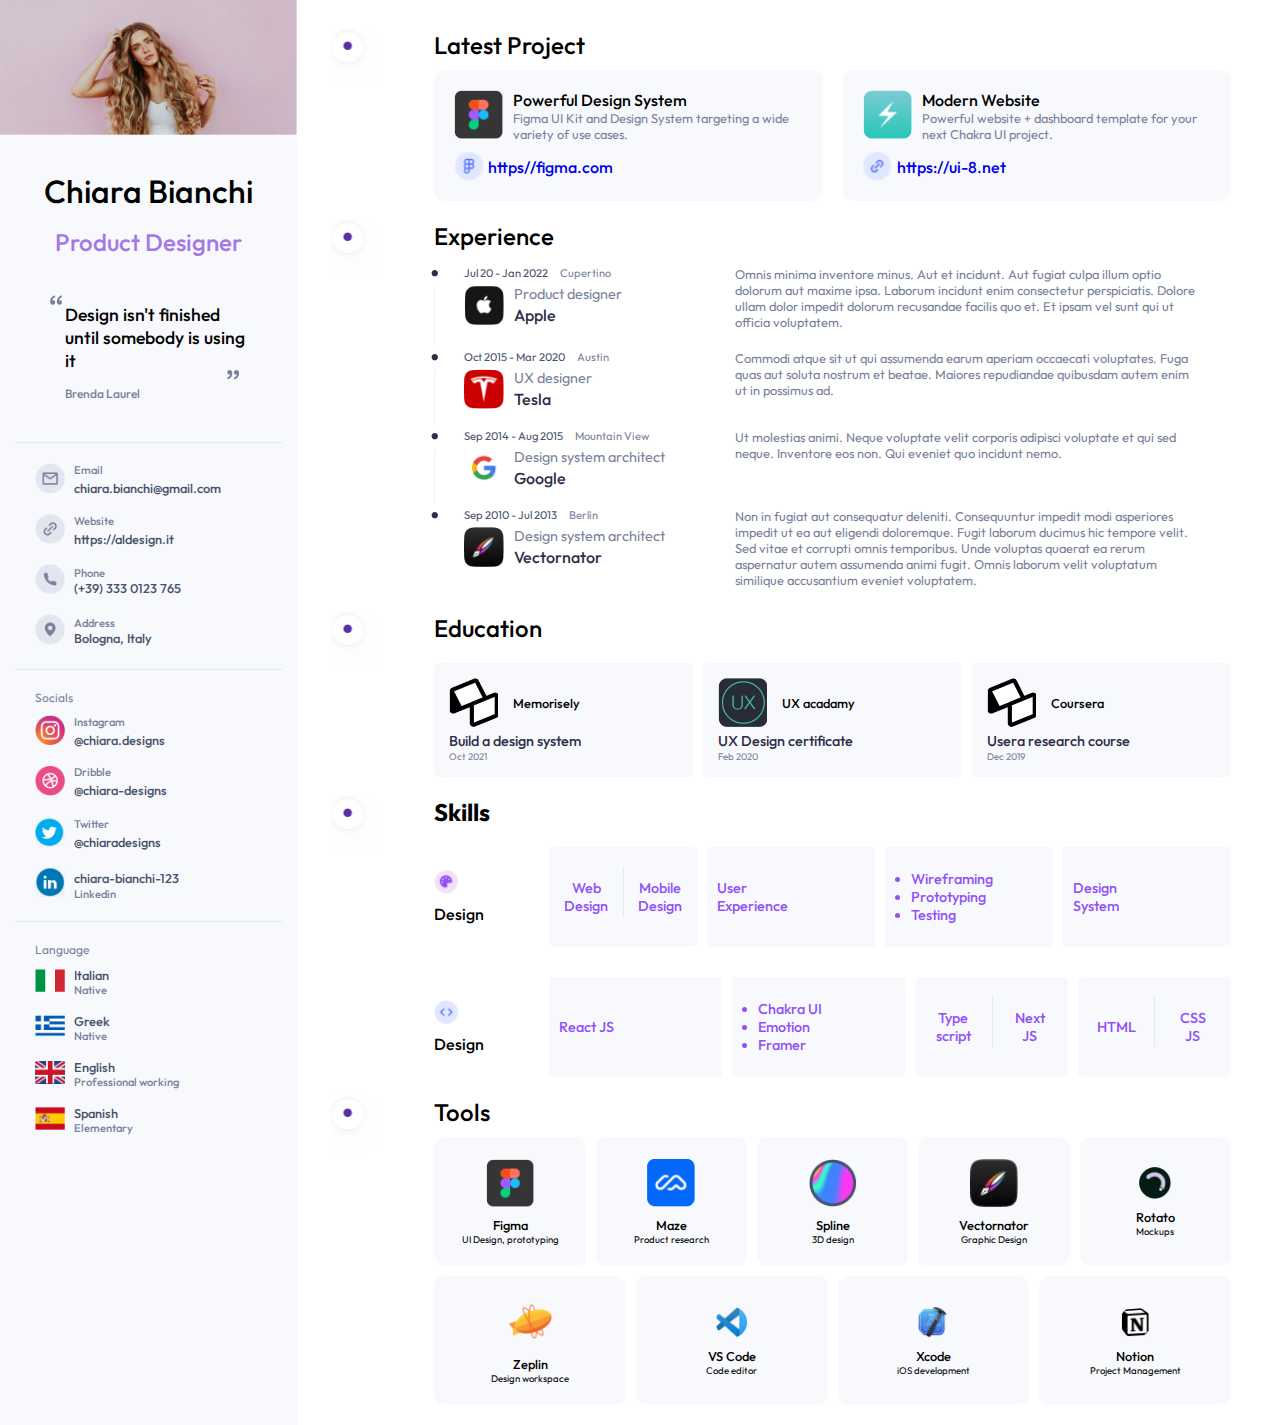
<file: index.html>
<!DOCTYPE html>
<html lang="en">
  <head>
    <meta charset="UTF-8" />
    <meta name="viewport" content="width=device-width, initial-scale=1.0" />
    <title>Portfolio</title>
    <link
      rel="stylesheet"
      href="https://cdnjs.cloudflare.com/ajax/libs/font-awesome/6.5.2/css/all.min.css"
      integrity="sha512-SnH5WK+bZxgPHs44uWIX+LLJAJ9/2PkPKZ5QiAj6Ta86w+fsb2TkcmfRyVX3pBnMFcV7oQPJkl9QevSCWr3W6A=="
      crossorigin="anonymous"
      referrerpolicy="no-referrer"
    />
    <link rel="preconnect" href="https://fonts.googleapis.com" />
    <link rel="preconnect" href="https://fonts.gstatic.com" crossorigin />
    <link
      href="https://fonts.googleapis.com/css2?family=Outfit:wght@100..900&display=swap"
      rel="stylesheet"
    />
    <link rel="stylesheet" href="style.css" />
  </head>
  <body>
    <!-- 
        parent component
     -->
    <main>
      <!-- left container -->
      <div class="left">
        <!-- introductory -->
        <div class="intro">
          <!-- container for image -->
          <div class="img-container">
            <img src="./images/logo.png" alt="profile-image" />
          </div>
          <section class="info">
            <h2>Chiara Bianchi</h2>
            <h4>Product Designer</h4>

            <!-- quote -->
            <div class="quote container">
              <p>Design isn't finished until somebody is using it</p>
              <!-- quote author -->

              <span class="author">Brenda Laurel</span>
            </div>
            <!-- quote -->
          </section>
        </div>
        <!-- contacts -->
        <div class="contacts personal-info container border-top flex">
          <ul class="flex">
            <!-- contact -->

            <li class="list-item">
              <div class="logo">
                <img src="./images/mail.png" alt="mail-icon" />
              </div>
              <div class="details">
                <p class="detail-title">Email</p>
                <a href="#" class="detail-value">chiara.bianchi@gmail.com</a>
              </div>
            </li>
            <!-- contact -->

            <li class="list-item">
              <div class="logo">
                <img src="./images/website.png" alt="link-icon" />
              </div>
              <div class="details">
                <p class="detail-title">Website</p>
                <a href="#" style="text-decoration: none" class="detail-value"
                  >https://aldesign.it</a
                >
              </div>
            </li>
            <!-- contact -->

            <li class="list-item">
              <div class="logo">
                <img src="./images/phone.png" alt="call-icon" />
              </div>
              <div class="details">
                <p class="detail-title">Phone</p>
                <p class="detail-value">(+39) 333 0123 765</p>
              </div>
            </li>
            <li class="list-item">
              <!-- contact -->

              <div class="logo">
                <img src="./images/location.png" alt="" />
              </div>
              <div class="details">
                <p class="detail-title">Address</p>
                <p class="detail-value">Bologna, Italy</p>
              </div>
            </li>
          </ul>
        </div>
        <!-- contacts -->
        <section class="socials container border-top">
          <h4 class="left-h4">Socials</h4>
          <ul class="socials-container flex">
            <li class="list-item">
              <!-- a social -->

              <div class="logo">
                <img src="./images/instagram.png" alt="instagram-icon" />
              </div>
              <div class="details">
                <p class="detail-title">Instagram</p>
                <a href="#" class="detail-value">@chiara.designs</a>
              </div>
            </li>
            <li class="list-item">
              <!-- a social -->

              <div class="logo">
                <img src="./images/dribble.png" alt="" />
              </div>
              <div class="details">
                <p class="detail-title">Dribble</p>
                <a href="#" class="detail-value">@chiara-designs</a>
              </div>
            </li>
            <li class="list-item">
              <!-- a social -->

              <div class="logo">
                <img src="./images/twitter.png" alt="twitter-icon" />
              </div>
              <div class="details">
                <p class="detail-title">Twitter</p>
                <a href="#" class="detail-value">@chiaradesigns</a>
              </div>
            </li>
            <li class="list-item">
              <!-- a social -->
              <div class="logo">
                <img src="./images/linkedin.png" alt="linkedin-icon" />
              </div>
              <div class="details">
                <a href="#" class="detail-value">chiara-bianchi-123</a>
                <p class="detail-title">Linkedin</p>
              </div>
            </li>
          </ul>
        </section>
        <section class="languages container personal-info border-top">
          <h4 class="left-h4">Language</h4>
          <ul class="flex">
            <li class="list-item">
              <div class="logo">
                <img src="./images/Italy.png" alt="" />
              </div>
              <div class="details">
                <p class="detail-value">Italian</p>
                <p class="detail-title">Native</p>
              </div>
            </li>
            <li class="list-item">
              <div class="logo">
                <img src="./images/Greece.png" alt="flag of greece" />
              </div>
              <div class="details">
                <p class="detail-value">Greek</p>
                <p class="detail-title">Native</p>
              </div>
            </li>
            <li class="list-item">
              <div class="logo">
                <img src="./images/UK.png" alt="flag of UK" />
              </div>
              <div class="details">
                <p class="detail-value">English</p>
                <p class="detail-title">Professional working</p>
              </div>
            </li>
            <li class="list-item">
              <div class="logo">
                <img src="./images/Spain.png" alt="flag of Spain" />
              </div>
              <div class="details">
                <p class="detail-value">Spanish</p>
                <p class="detail-title">Elementary</p>
              </div>
            </li>
          </ul>
        </section>
      </div>
      <!-- left container -->
      <section class="right">
        <div class="container right-container">
          <section class="latest-project timeline-container timeline-1">
            <h2 class="right-h2">Latest Project</h2>
            <div class="latest-project-card-container">
              <div class="latest-project-card">
                <div class="col col-1">
                  <div class="latest-project-card-image">
                    <img
                      src="./images/figma-card-logo.png"
                      alt="logo of figma"
                    />
                  </div>
                  <div class="latest-project-card-info">
                    <h4>Powerful Design System</h4>
                    <p>
                      Figma UI Kit and Design System targeting a wide variety of
                      use cases.
                    </p>
                  </div>
                </div>
                <div class="col col-2">
                  <div class="latest-project-card-link-logo">
                    <img
                      src="./images/figma-card-link-logo.png"
                      alt="icon of figma"
                    />
                  </div>
                  <a href="#">https//figma.com</a>
                </div>
              </div>
              <div class="latest-project-card">
                <div class="col col-1">
                  <div class="latest-project-card-image">
                    <img
                      src="./images/modern-website-card-logo.png"
                      alt="logo of modern website"
                    />
                  </div>
                  <div class="latest-project-card-info">
                    <h4>Modern Website</h4>
                    <p>
                      Powerful website + dashboard template for your next Chakra
                      UI project.
                    </p>
                  </div>
                </div>
                <div class="col col-2">
                  <div class="latest-project-card-link-logo">
                    <img
                      src="./images/modern-website-card-link-logo.png"
                      alt="icon logo of modern website"
                    />
                  </div>
                  <a href="#">https://ui-8.net</a>
                </div>
              </div>
            </div>
          </section>
        </div>
        <div class="container right-container">
          <section class="timeline-container timeline-2">
            <h2 class="right-h2">Experience</h2>
            <div class="experience-card-container">
              <div class="experience-card">
                <div
                  class="experience-card-col-1 experience-timeline experience-point-timeline"
                >
                  <div class="date-and-location">
                    <span class="date">Jul 20 - Jan 2022</span>
                    <span class="location-icon-wrapper">
                      <i class="fa-solid fa-location-dot"></i>
                    </span>
                    Cupertino
                  </div>
                  <div class="experience-card-title">
                    <div class="experience-card-logo">
                      <img
                        src="./images/apple-logo.png"
                        alt="apple company logo"
                      />
                    </div>
                    <div class="title-detail">
                      <h2>Product designer</h2>
                      <h3>Apple</h3>
                    </div>
                  </div>
                </div>

                <div class="experience-card-col-2">
                  <p>
                    Omnis minima inventore minus. Aut et incidunt. Aut fugiat
                    culpa illum optio dolorum aut maxime ipsa. Laborum incidunt
                    enim consectetur perspiciatis. Dolore ullam dolor impedit
                    dolorum recusandae facilis quo et. Et ipsam vel sunt qui ut
                    officia voluptatem.
                  </p>
                </div>
              </div>
              <div class="experience-card">
                <div
                  class="experience-card-col-1 experience-timeline experience-point-timeline"
                >
                  <div class="date-and-location">
                    <span class="date">Oct 2015 - Mar 2020</span>
                    <span class="location-icon-wrapper">
                      <i class="fa-solid fa-location-dot"></i>
                    </span>
                    Austin
                  </div>
                  <div class="experience-card-title">
                    <div class="experience-card-logo">
                      <img src="./images/tesla.png" alt="tesla company logo" />
                    </div>
                    <div class="title-detail">
                      <h2>UX designer</h2>
                      <h3>Tesla</h3>
                    </div>
                  </div>
                </div>

                <div class="experience-card-col-2">
                  <p>
                    Commodi atque sit ut qui assumenda earum aperiam occaecati
                    voluptates. Fuga quas aut soluta nostrum et beatae. Maiores
                    repudiandae quibusdam autem enim ut in possimus ad.
                  </p>
                </div>
              </div>
              <div class="experience-card">
                <div
                  class="experience-card-col-1 experience-timeline experience-point-timeline"
                >
                  <div class="date-and-location">
                    <span class="date">Sep 2014 - Aug 2015</span>
                    <span class="location-icon-wrapper">
                      <i class="fa-solid fa-location-dot"></i>
                    </span>

                    Mountain View
                  </div>
                  <div class="experience-card-title">
                    <div class="experience-card-logo">
                      <img src="./images/google.png" alt="logo of google" />
                    </div>
                    <div class="title-detail">
                      <h2>Design system architect</h2>
                      <h3>Google</h3>
                    </div>
                  </div>
                </div>

                <div class="experience-card-col-2">
                  <p>
                    Ut molestias animi. Neque voluptate velit corporis adipisci
                    voluptate et qui sed neque. Inventore eos non. Qui eveniet
                    quo incidunt nemo.
                  </p>
                </div>
              </div>
              <div class="experience-card">
                <div class="experience-card-col-1 experience-point-timeline">
                  <div class="date-and-location">
                    <span class="date">Sep 2010 - Jul 2013</span>
                    <span class="location-icon-wrapper">
                      <i class="fa-solid fa-location-dot"></i>
                    </span>
                    Berlin
                  </div>
                  <div class="experience-card-title">
                    <div class="experience-card-logo">
                      <img
                        src="./images/vectornator.png"
                        alt="logo of vectornator"
                      />
                    </div>
                    <div class="title-detail">
                      <h2>Design system architect</h2>
                      <h3>Vectornator</h3>
                    </div>
                  </div>
                </div>

                <div class="experience-card-col-2">
                  <p>
                    Non in fugiat aut consequatur deleniti. Consequuntur impedit
                    modi asperiores impedit ut ea aut eligendi doloremque. Fugit
                    laborum ducimus hic tempore velit. Sed vitae et corrupti
                    omnis temporibus. Unde voluptas quaerat ea rerum aspernatur
                    autem assumenda animi fugit. Omnis laborum velit voluptatum
                    similique accusantium eveniet voluptatem.
                  </p>
                </div>
              </div>
            </div>
          </section>
        </div>
        <div class="container right-container">
          <section class="timeline-container timeline-3">
            <h2 class="right-h2">Education</h2>
            <div class="education-card-container">
              <div class="education-card">
                <div class="education-card-col-1">
                  <div class="education-card-logo">
                    <img
                      src="/images/memorisely.png"
                      alt="logo of memorisely"
                    />
                  </div>
                  <div class="education-card-title">Memorisely</div>
                </div>
                <div class="education-card-col-2">
                  <p class="education-card-detail">Build a design system</p>
                  <p class="education-card-date">Oct 2021</p>
                </div>
              </div>
              <div class="education-card">
                <div class="education-card-col-1">
                  <div class="education-card-logo">
                    <img
                      src="/images/ux_academy.png"
                      alt="logo of ux academy"
                    />
                  </div>
                  <div class="education-card-title">UX acadamy</div>
                </div>
                <div class="education-card-col-2">
                  <p class="education-card-detail">UX Design certificate</p>
                  <p class="education-card-date">Feb 2020</p>
                </div>
              </div>
              <div class="education-card">
                <div class="education-card-col-1">
                  <div class="education-card-logo">
                    <img
                      src="/images/memorisely.png"
                      alt="logo of memorisely"
                    />
                  </div>
                  <div class="education-card-title">Coursera</div>
                </div>
                <div class="education-card-col-2">
                  <p class="education-card-detail">Usera research course</p>
                  <p class="education-card-date">Dec 2019</p>
                </div>
              </div>
            </div>
          </section>
        </div>
        <div class="container right-container">
          <section class="timeline-container timeline-4">
            <h2>Skills</h2>
            <div class="skill-container">
              <div class="skill">
                <div class="title">
                  <div class="skill-logo">
                    <img
                      src="./images/web-design-icon.png"
                      alt="icon representing web design"
                    />
                  </div>
                  <p>Design</p>
                </div>
                <div class="sub-skill">
                  <div class="sub-skill-group-1">
                    <div>
                      <p>Web Design</p>
                    </div>
                    <div>
                      <p>Mobile Design</p>
                    </div>
                  </div>
                  <div class="sub-skill-group-2">
                    <p>User</p>
                    <p>Experience</p>
                  </div>
                  <div class="sub-skill-group-2">
                    <ul>
                      <li>Wireframing</li>
                      <li>Prototyping</li>
                      <li>Testing</li>
                    </ul>
                  </div>
                  <div class="sub-skill-group-2">
                    <p>Design</p>
                    <p>System</p>
                  </div>
                </div>
              </div>
              <div class="skill">
                <div class="title">
                  <div class="skill-logo">
                    <img
                      src="./images/web-develop-logo.png"
                      alt="icon representing web development"
                    />
                  </div>
                  <p>Design</p>
                </div>
                <div class="sub-skill">
                  <div class="sub-skill-group-2">
                    <p>React JS</p>
                  </div>

                  <div class="sub-skill-group-2">
                    <ul>
                      <li>Chakra UI</li>
                      <li>Emotion</li>
                      <li>Framer</li>
                    </ul>
                  </div>
                  <div class="sub-skill-group-1">
                    <div>
                      <p>Type script</p>
                    </div>
                    <div>
                      <p style="width: 30px">Next JS</p>
                    </div>
                  </div>
                  <div class="sub-skill-group-1">
                    <div>
                      <p>HTML</p>
                    </div>
                    <div>
                      <p style="width: 30px">CSS JS</p>
                    </div>
                  </div>
                </div>
              </div>
            </div>
          </section>
        </div>
        <div class="container right-container">
          <div class="timeline-dot-container">
            <h2 class="right-h2">Tools</h2>
            <div class="tools-container">
              <div class="tool-card">
                <div class="tool-img">
                  <img src="images/figma-card-logo.png" alt="logo of figma" />
                </div>
                <div class="tool-about">
                  <p class="tool-name">Figma</p>
                  <p class="tool-use">UI Design, prototyping</p>
                </div>
              </div>
              <div class="tool-card">
                <div class="tool-img">
                  <img src="images/maze.png" alt="logo of maze" />
                </div>
                <div class="tool-about">
                  <p class="tool-name">Maze</p>
                  <p class="tool-use">Product research</p>
                </div>
              </div>
              <div class="tool-card">
                <div class="tool-img">
                  <img src="images/spline.png" alt="logo of spline" />
                </div>
                <div class="tool-about">
                  <p class="tool-name">Spline</p>
                  <p class="tool-use">3D design</p>
                </div>
              </div>
              <div class="tool-card">
                <div class="tool-img">
                  <img src="images/vectornator.png" alt="logo of vectornator" />
                </div>
                <div class="tool-about">
                  <p class="tool-name">Vectornator</p>
                  <p class="tool-use">Graphic Design</p>
                </div>
              </div>
              <div class="tool-card">
                <div class="tool-img-small">
                  <img src="images/rotate.png" alt="logo of rotato" />
                </div>
                <div class="tool-about">
                  <p class="tool-name">Rotato</p>
                  <p class="tool-use">Mockups</p>
                </div>
              </div>
              <div class="tool-card">
                <div class="tool-img">
                  <img src="images/zeppelin.png" alt="logo of zepplin" />
                </div>
                <div class="tool-about">
                  <p class="tool-name">Zeplin</p>
                  <p class="tool-use">Design workspace</p>
                </div>
              </div>
              <div class="tool-card">
                <div class="tool-img-small">
                  <img src="images/vscode.png" alt="logo of vscode" />
                </div>
                <div class="tool-about">
                  <p class="tool-name">VS Code</p>
                  <p class="tool-use">Code editor</p>
                </div>
              </div>
              <div class="tool-card">
                <div class="tool-img-small">
                  <img src="images/xcode.png" alt="logo of xcode" />
                </div>
                <div class="tool-about">
                  <p class="tool-name">Xcode</p>
                  <p class="tool-use">iOS development</p>
                </div>
              </div>
              <div class="tool-card">
                <div class="tool-img-small">
                  <img src="images/notion.png" alt="logo of notion" />
                </div>
                <div class="tool-about">
                  <p class="tool-name">Notion</p>
                  <p class="tool-use">Project Management</p>
                </div>
              </div>
            </div>
          </div>
        </div>
      </section>
    </main>
    <!-- parent component -->
  </body>
</html>
</file>
<file: style.css>
* {
  margin: 0;
  padding: 0;
  box-sizing: border-box;
}

html {
  --outfit: "Outfit", sans-serif;
  --primary-color: #a478e8;
  --secondary-color: rgba(247, 249, 252, 1);
  font-size: 16px;
}

body {
  font-family: var(--outfit);
  font-weight: 500;
}

main {
  display: flex;
  flex-direction: column;
}

ul {
  list-style-type: none;
}

a {
  text-decoration: none;
}

a:hover {
  color: var(--primary-color);
}

/* -----------utility---------- */
.container {
  position: relative;
  max-width: 90%;
  padding: 20px 0;
  margin: 0 auto;
}

.flex {
  display: flex;
  /* justify-content: center; */
  flex-wrap: wrap;
  gap: 1rem;
}
.border-top {
  border-top: 1px solid rgba(226, 230, 238, 1);
}

.left-h4 {
  font-weight: 400;
  font-size: 0.75rem;
  text-align: start;
  color: rgba(121, 129, 154, 1);
  margin-bottom: 10px;
}

.right-h2 {
  font-size: 1.5rem;
  font-weight: 500;
  margin-bottom: 10px;
}

/* ----------left------------ */

.left {
  background: var(--secondary-color);
}
/* -------------------------- */

/*------------- intro -------------- */
.img-container {
  width: 100%;
}

img {
  width: 100%;
  height: 100%;
  object-fit: cover;
}

.intro {
  margin-bottom: 20px;
}

.info {
  margin-top: 2rem;
  display: flex;
  flex-direction: column;
  align-items: center;
  gap: 1rem;
}
.info h2 {
  font-weight: 500;
  font-size: 2rem;
  text-align: center;

  animation: name 1s ease-in-out 0s 1;
}

.info h4 {
  font-size: 1.5rem;
  font-weight: 500;
  color: var(--primary-color);
  text-align: center;
}

.quote {
  text-align: center;
}

.quote p {
  /* background-color: green; */
  padding: 0 15px;
  min-width: 90%;
  font-size: 1.1rem;
  position: relative;
  margin: 0 20px;
  display: inline-block;
}

.quote p::before {
  content: "";
  width: 12px;
  height: 10px;
  display: block;
  position: absolute;
  top: 2px;
  left: -5px;
  background-image: url("./images/double-quote-opening.png");
}

.quote p::after {
  content: "";
  width: 12px;
  height: 10px;
  display: block;
  position: absolute;
  bottom: 2px;
  right: 20px;

  background-image: url("./images/double-quote-closing.png");
}

.quote .author {
  font-size: 0.75rem;
  color: rgba(121, 129, 154, 1);
} /* -------------------------------- */

/* -------Contacts---------- */

.list-item {
  flex-basis: 200px;
  flex-grow: 1;
  display: flex;
  align-items: center;
  gap: 0.6rem;
}

.list-item p {
  min-height: 10px;
}

.logo {
  width: 30px;
}

.detail-title {
  font-size: 0.7rem;
  color: rgba(121, 129, 154, 1);
}
.detail-value {
  font-size: 0.8rem;
  color: rgba(71, 81, 107, 1);
}

/* ------------------------------ */

/* ----------socials-------- */

.socials {
  display: flex;
  flex-direction: column;
}
/* ------------------------ */

/* ---------language------------ */

.languages {
  display: flex;
  flex-direction: column;
}

/* --------------------------- */

/* ---------------right--------------- */
.right {
  position: relative;
  padding-top: 60px;
}

.right-container {
  padding: 0;
  position: relative;
}

.timeline-container {
  width: 100%;
  padding-left: 10%;
  height: 100%;
  padding-bottom: 20px;
  z-index: 9;
}
.timeline-dot-container {
  width: 100%;
  padding-left: 10%;
  height: 100%;
  padding-bottom: 20px;
  z-index: 9;
}

.timeline-dot-container::after {
  content: "";
  display: block;
  width: 50px;
  height: 60px;
  background-image: url("./images/timeline_icon.png");
  background-position: center;
  position: absolute;
  top: -2px;
  left: -15px;
}
/* timeline */
.timeline-container::before {
  content: "";
  display: block;
  position: absolute;
  background-color: rgba(226, 230, 238, 1);

  top: 10px;
  left: 2px;
  width: 2px;
  height: 0%;
}

.timeline-1::before {
  animation: line 1s ease-in-out 1 0s forwards;
}

.timeline-2::before {
  animation: line 1s ease-in-out 1 1s forwards;
}

.timeline-3::before {
  animation: line 1s ease-in-out 1 2s forwards;
}

.timeline-4::before {
  animation: line 1s ease-in-out 1 3s forwards;
}

.timeline-container::after {
  content: "";
  display: block;
  width: 50px;
  height: 60px;
  background-image: url("./images/timeline_icon.png");
  background-position: center;
  position: absolute;
  top: -2px;
  left: -15px;
}

/*-------- latest project ------*/

.latest-project-card-container {
  display: flex;
  flex-wrap: wrap;
  gap: 20px;
}

.latest-project-card {
  padding: 20px;
  flex-grow: 1;
  flex-basis: 230px;
  min-height: 100px;
  border-radius: 10px;
  background-color: var(--secondary-color);
  display: flex;
  flex-direction: column;
  gap: 10px;
  transition: all 0.2s ease-in;
}
.latest-project-card:hover {
  transform: scale(1.05);
}
.latest-project-card-image {
  flex-basis: 49px;
  height: 49px;
  flex-grow: 0;
  flex-shrink: 0;
}

.latest-project-card-link-logo {
  width: 29px;
  height: 29px;
}

.col {
  display: flex;
  align-items: center;
  gap: 2px;
}

.col-1 {
  align-items: flex-start;
  gap: 10px;
}

.col-2 {
  gap: 5px;
}

.latest-project-card-info h4 {
  font-weight: 500;
  font-size: 1rem;
}

.latest-project-card-info p {
  color: rgba(121, 129, 154, 1);

  font-size: 0.8rem;
  font-weight: 400;
}

/* -------------------------- */
/* Experience */

.experience-card {
  position: relative;
  padding: 5px 30px;
  display: flex;
  flex-direction: column;
  gap: 10px;
  color: rgba(121, 129, 154, 1);
}

.experience-card-container {
  display: flex;
  flex-direction: column;
  gap: 10px;
}

.experience-card-logo {
  flex-shrink: 0;
  flex-grow: 0;
  width: 40px;
  height: 40px;
}

.experience-timeline::before {
  content: "";
  position: absolute;
  display: block;
  background-color: rgb(243, 241, 241);
  width: 1px;
  height: 80%;
  top: 25px;
  left: 0;
}

.experience-point-timeline::after {
  content: "";
  position: absolute;
  display: block;
  background-image: url("./images/inner_timeline-icon.png");
  width: 24px;
  height: 24px;
  top: 0px;
  left: -12px;
  z-index: 9;
}

.experience-card .title-detail {
  display: flex;
  flex-direction: column;
  justify-content: space-between;
}

.experience-card h2 {
  font-weight: 400;
  font-size: 0.9rem;
}

.experience-card h3 {
  color: rgba(46, 46, 72, 1);
  font-weight: 500;
  font-size: 1rem;
}

.experience-card-title {
  display: flex;
  gap: 10px;
}

.experience-card p {
  font-weight: 400;
  font-size: 0.8rem;
}

.date-and-location {
  font-size: 0.7rem;
  margin-bottom: 5px;
  font-weight: 400;
}

.location-icon-wrapper {
  padding: 0 5px;
}
.date {
  color: rgba(71, 81, 107, 1);
}
/* ------------------- */

/* ---------education-------- */

.education-card-container {
  margin-top: 20px;
  display: flex;
  flex-wrap: wrap;
  gap: 10px;
}
.education-card {
  background: var(--secondary-color);
  border-radius: 5px;
  flex-basis: 400px;
  flex-grow: 1;
  padding: 15px;
  transition: all 0.2s ease-in-out;
}
.education-card:hover {
  transform: scale(1.05);
  cursor: pointer;
}
.education-card-col-1 {
  display: flex;
  align-items: center;
  gap: 15px;
  font-weight: 500;
  font-size: 0.8rem;
}
.education-card-logo {
  width: 49px;
  height: 49px;
}
.education-card-detail {
  color: rgba(46, 46, 72, 1);
  font-size: 0.9rem;
}

.education-card-date {
  color: rgba(121, 129, 154, 1);
  font-weight: 400;
  font-size: 0.6rem;
}

/* ---------------------------- */

/* ---------SKillls---------- */

.skill-container {
  margin-top: 20px;
  display: flex;
  flex-direction: column;
  gap: 30px;
}
.skill {
  display: flex;
}

.title {
  width: 115px;
  height: 100px;
  display: flex;
  flex-direction: column;
  justify-content: center;
  gap: 10px;
}

.skill-logo {
  width: 24px;
  height: 24px;
}

.sub-skill {
  flex-grow: 1;
  display: flex;
  gap: 10px;
  flex-direction: column;
  font-weight: 500;
  font-size: 0.9rem;
  color: rgba(146, 81, 247, 1);
}

.sub-skill > * {
  min-height: 60px;
  background-color: var(--secondary-color);
}

.sub-skill-group-1 {
  position: relative;
  display: flex;
  align-items: center;
  border-radius: 5px;
}
.sub-skill-group-1 div {
  width: 50%;
}

.sub-skill-group-1::after {
  content: "";
  display: block;
  width: 1px;
  height: 50%;
  position: absolute;
  background-color: rgba(226, 230, 238, 1);
  top: 20%;
  left: 50%;
}

.sub-skill-group-1 p {
  width: 50px;
  margin: 0 auto;
  text-align: center;
}

.sub-skill-group-2 {
  padding: 10px;
  display: flex;
  justify-content: center;
  flex-direction: column;
}

.sub-skill-group-2 ul {
  list-style-type: disc;
  padding-left: 16px;
}

/* -------------------------- */

/* -------Tools------------ */
.tools-container {
  display: flex;
  flex-wrap: wrap;
  gap: 10px;
}
.tool-card {
  flex-grow: 1;
  flex-shrink: 1;
  flex-basis: 129px;
  height: 129px;
  background-color: var(--secondary-color);
  display: flex;
  flex-direction: column;
  justify-content: center;
  align-items: center;
  gap: 10px;
  border-radius: 10px;
  transition: all 0.2s ease-in-out;
}
.tool-card:hover {
  transform: scale(1.05);
  cursor: pointer;
}

.tool-about {
  text-align: center;
}

.tool-name {
  font-size: 0.8rem;
}

.tool-use {
  font-weight: 400;
  font-size: 0.6rem;
}
.tool-img {
  width: 48px;
  height: 48px;
}
.tool-img-small {
  width: 32px;
  height: 32px;
}

/* ------------------------ */

/* ------Animations--------- */

@keyframes line {
  from {
    height: 0%;
  }
  to {
    height: 100%;
  }
}

@keyframes name {
  from {
    opacity: 0;
    transform: translateY(10px);
  }
  to {
    opacity: 1;
    transform: translate(0);
  }
}

/* ------------------------- */

/* ======Media Queries ========== */
/* phone */
@media (max-width: 500px) {
  .flex {
    justify-content: start;
  }

  .container {
    max-width: 300px;
    margin: 0 auto;
  }

  .right > .container {
    width: 300px;
    padding-left: 0px;
    padding-right: 0px;
  }

  .list-item {
    flex-grow: 0;
  }
}

@media (min-width: 768px) {
  main {
    flex-direction: row;
  }
  .right {
    padding-top: 30px;
  }

  .flex {
    justify-content: start;
  }

  .experience-card {
    flex-direction: row;
    justify-content: space-between;
  }

  .experience-card-col-1 {
    flex-basis: 280px;
  }

  .experience-card-col-2 {
    flex-basis: 500px;
    flex-grow: 1;
  }
  .left .container {
    padding: 20px;
  }

  .education-card {
    flex-basis: 200px;
  }

  .education-card-col-1 {
    margin-bottom: 5px;
  }

  .tool-card {
    flex-grow: 1;
  }
  .quote {
    text-align: left;
    padding: 0px;
  }

  .quote p {
    padding: 10px;
  }

  .quote .author {
    padding: 30px;
  }

  .sub-skill {
    flex-direction: row;
  }
  .sub-skill > * {
    flex: 1;
  }
}
</file>
